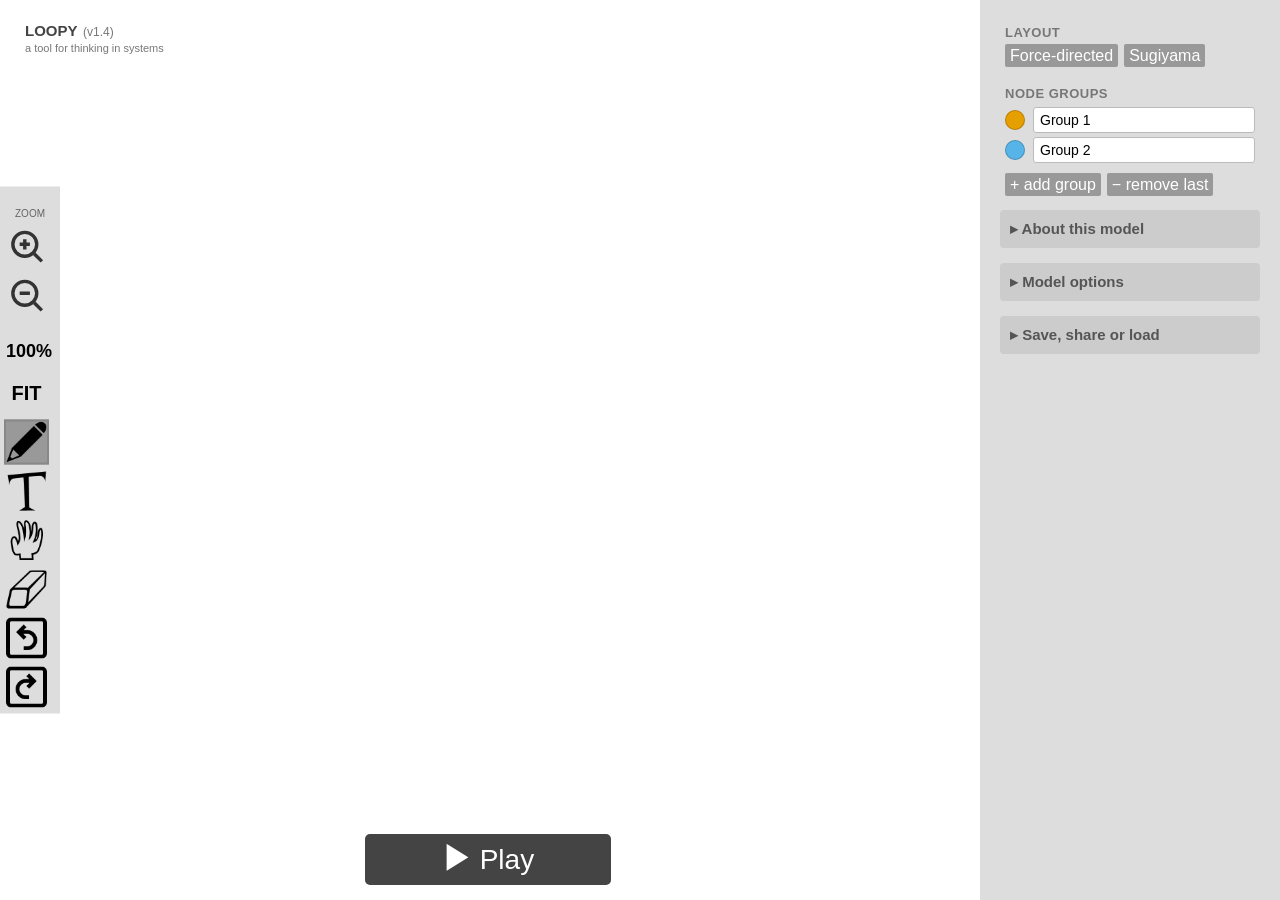
<file: v1.4/index.html>
<!doctype html>
<html>
<head>

    <!-- META -->
	<title>LOOPY (v1.4)</title>
    <meta content="text/html;charset=utf-8" http-equiv="Content-Type">
	<meta content="utf-8" http-equiv="encoding">
	<meta charset="utf-8">
	<link rel="icon" type="image/png" href="favicon.png">

    <!-- Styles! -->
	<link href="css/loopy.css" rel="stylesheet"/>
	<link href="css/balloon.css" rel="stylesheet"/>

</head>
<body style="opacity:0">

	<!-- Loopy & Ink -->
	<div id="canvasses"></div>

	<!-- The Tools' UI -->
	<div id="toolbar"></div>
	<div id="playbar"></div>
	<div id="sidebar"></div>

	<!-- Floating title, top-left of the screen. Click for credits. -->
	<div id="loopy_header">
		<b>LOOPY</b> <span class="loopy_header_version">(v1.4)</span>
		<div class="loopy_header_sub">a tool for thinking in systems</div>
	</div>
	<div id="loopy_credits_popup">
		<a target="_blank" href="../">LOOPY</a> was made by
		<a target="_blank" href="http://ncase.me">nicky case</a><br>
		and updated by <a target="_blank" href="https://people.unisa.edu.au/john.kennedy">John Kennedy</a><br>
		and Anton Inkin
	</div>

	<!-- MODAL -->
	<div id="modal_container">
		<div id="modal_bg"></div>
		<div id="modal">
			<div id="modal_close">[×] CLOSE</div>
			<div id="modal_page"></div>
		</div>
	</div>

</body>
</html>

<!-- Scripts! -->

<!-- Libraries -->
<script src="js/helpers.js?v=1"></script>
<script src="js/minpubsub.js"></script>
<script src="js/Mouse.js"></script>
<script src="js/Key.js?v=3"></script>

<!-- Core Simulation Code -->
<script src="js/Loopy.js?v=11"></script>
<script src="js/Model.js?v=7"></script>
<script src="js/Node.js?v=6"></script>
<script src="js/NodeOptions.js?v=4"></script>
<script src="js/NodeGroups.js?v=2"></script>
<script src="js/Clusters.js?v=1"></script>
<script src="js/SplitNodeRenderer.js?"></script>
<script src="js/Edge.js?v=6"></script>
<script src="js/Label.js"></script>
<script src="js/Layout.js?v=1"></script>

<!-- Tools -->
<script src="js/PageUI.js"></script>
<script src="js/Sidebar.js?v=13"></script>
<script src="js/Toolbar.js?v=5"></script>
<script src="js/PlayControls.js"></script>
<script src="js/Modal.js?v=6"></script>
<script src="js/Ink.js"></script>
<script src="js/Dragger.js?v=2"></script>
<script src="js/Eraser.js"></script>
<script src="js/Labeller.js"></script>

<script src="js/HistoryTracker.js"></script>
<script src="js/History.js?v=2"></script>

<!-- Start it -->
<script>
window.onload = function(){
	window.loopy = new Loopy();
};
</script>
</file>
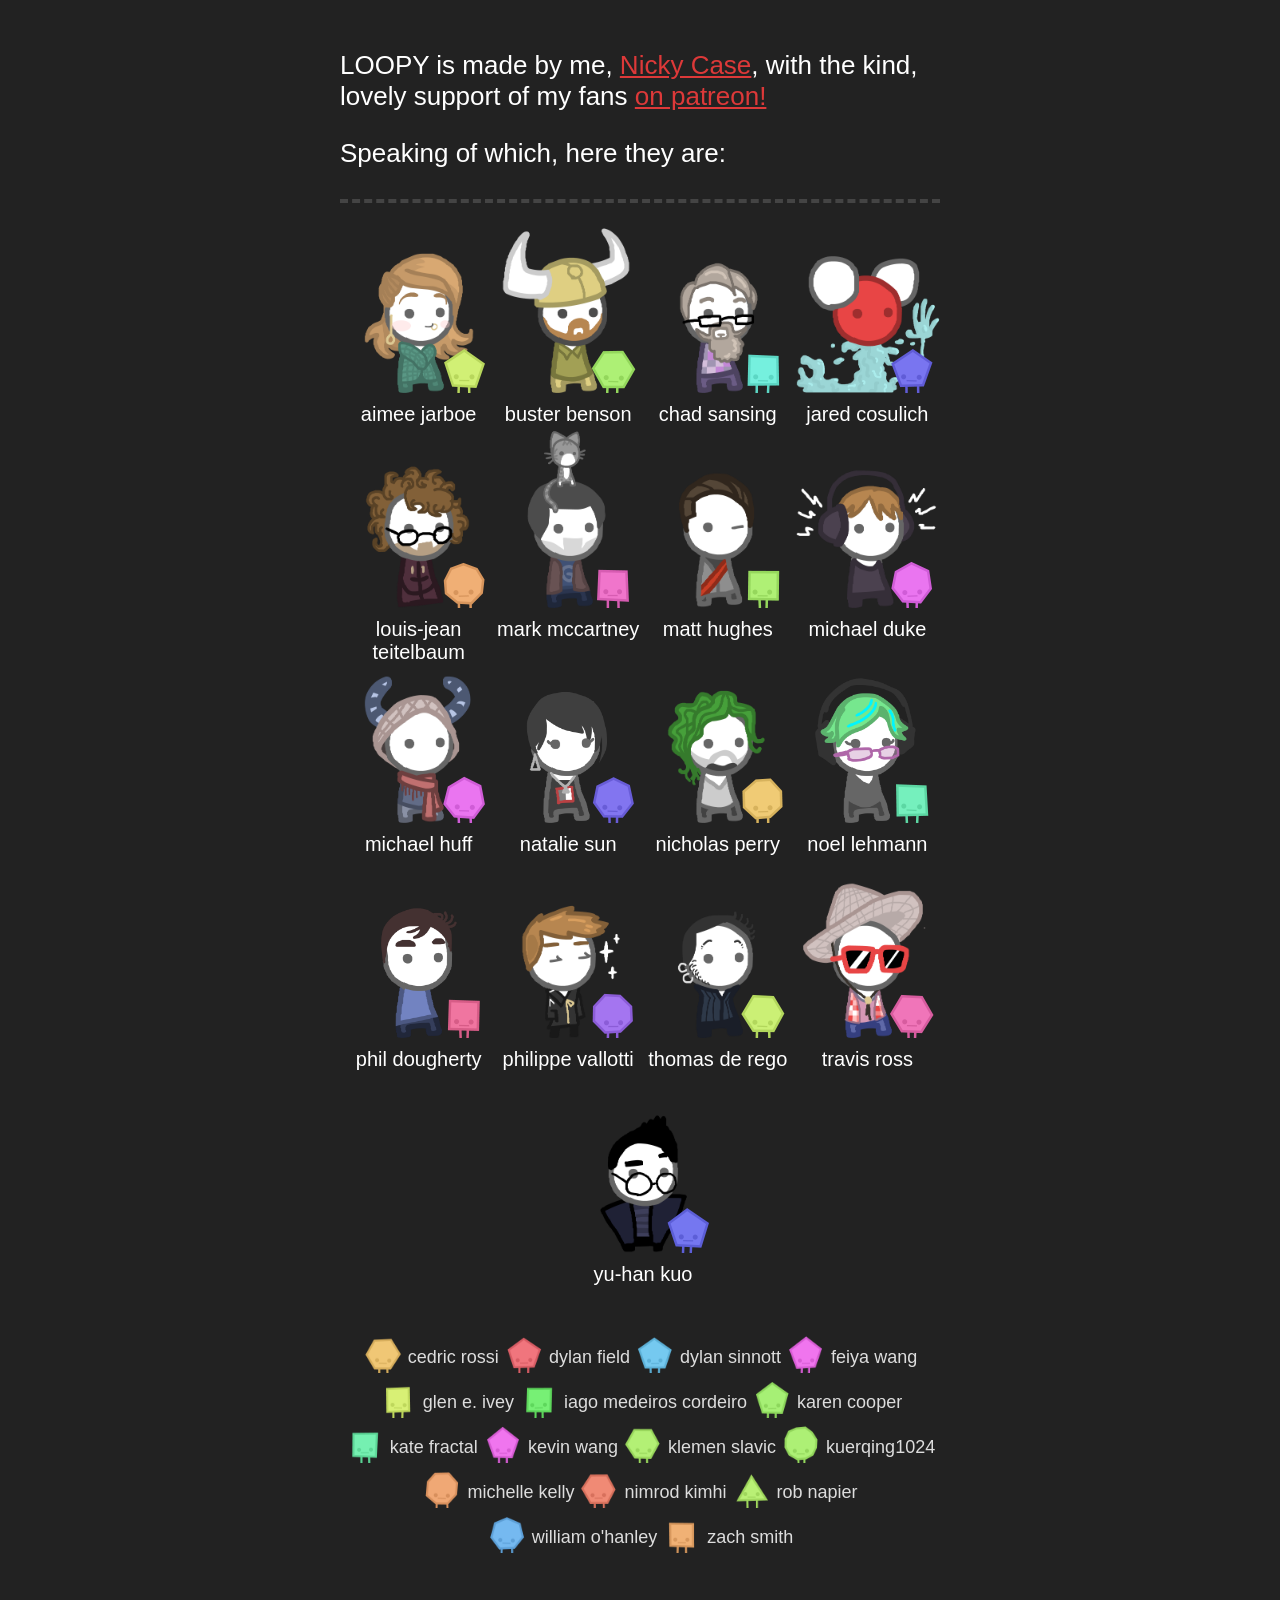
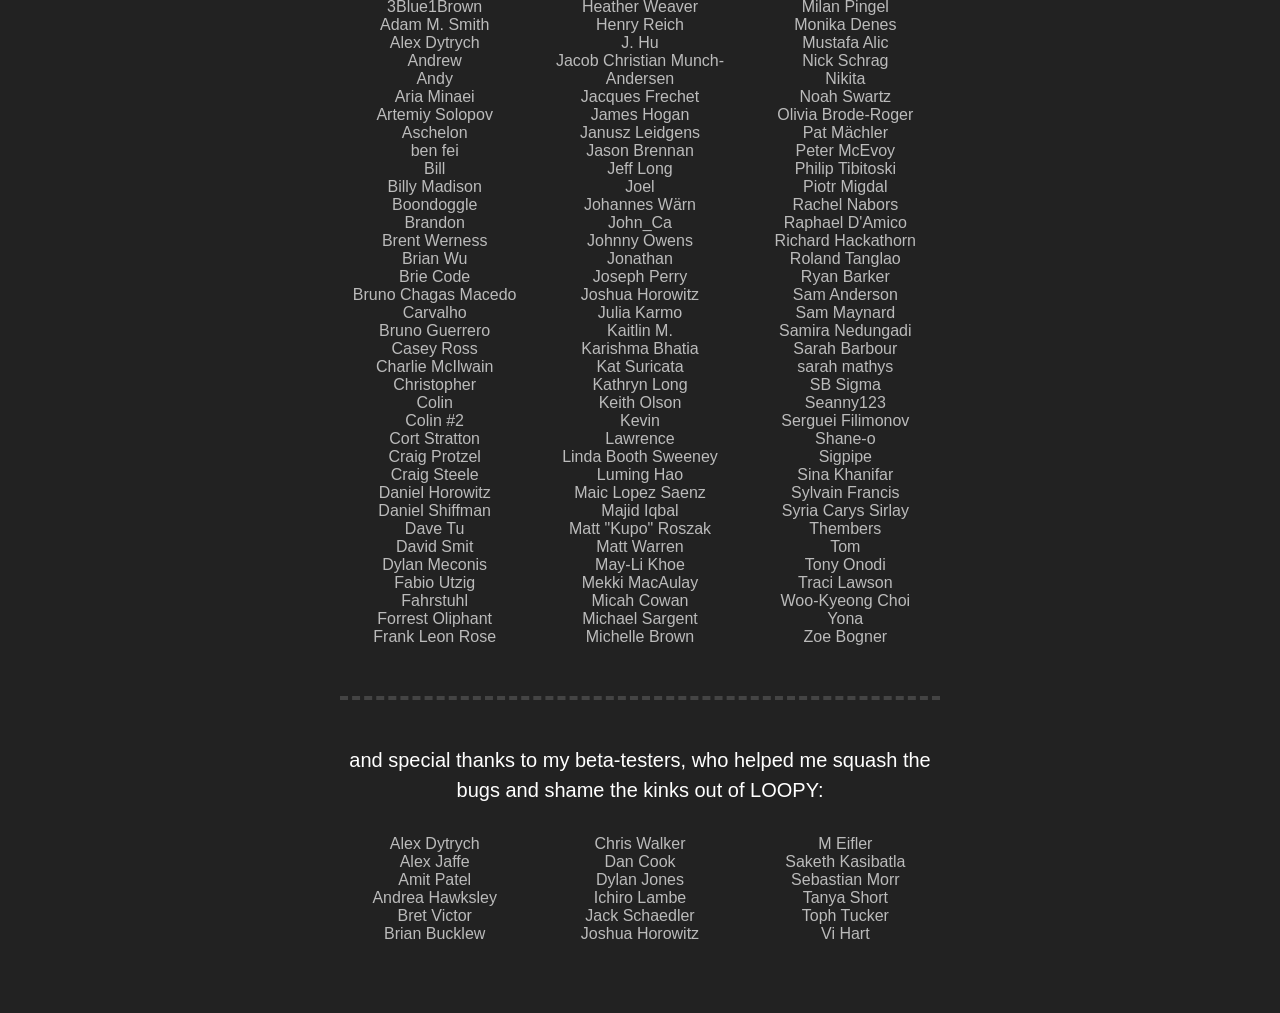
<file: v1.4/pages/credits/index.html>
<!doctype html>
<html>
<head>

    <!-- META -->
	<title>LOOPY: Credits!</title>
    <meta content="text/html;charset=utf-8" http-equiv="Content-Type">
	<meta content="utf-8" http-equiv="encoding">
	<meta charset="utf-8">
	<link rel="icon" type="image/png" href="favicon.png">

	<!-- Styles -->
	<link href="../page.css" rel="stylesheet"/>

</head>
<body style="background:#222; overflow-y: scroll; overflow-x: hidden;">
	<div id="credits">

		<!-- Created by Nicky Case, & patreon link -->
		<div class="credit_intro">
			<p>
			LOOPY is made by me, <a target="_blank" href="http://ncase.me/">Nicky Case</a>,
			with the kind, lovely support of my fans <a target="_blank" href="https://www.patreon.com/ncase">on patreon!</a>
			</p>
			<p>
			Speaking of which, here they are:
			</p>
		</div>

		<hr>

		<!-- peep patreons -->
		<div class="credits_peeps">
			<div>
				<img src="peep/aimee.png"/>
				<img src="polygon/aimee.png"/>
				<span>Aimee Jarboe</span>
			</div>
			<div>
				<img src="peep/buster.png"/>
				<img src="polygon/buster.png"/>
				<span>Buster Benson</span>
			</div>
			<div>
				<img src="peep/chad.png"/>
				<img src="polygon/chad.png"/>
				<span>Chad Sansing</span>
			</div>
			<div>
				<img src="peep/jared.png"/>
				<img src="polygon/jared.png"/>
				<span>Jared Cosulich</span>
			</div>
			<div>
				<img src="peep/ljt.png"/>
				<img src="polygon/ljt.png"/>
				<span>Louis-Jean Teitelbaum</span>
			</div>
			<div>
				<img src="peep/mark.png"/>
				<img src="polygon/mark.png"/>
				<span>Mark McCartney</span>
			</div>
			<div>
				<img src="peep/matt.png"/>
				<img src="polygon/matt.png"/>
				<span>Matt Hughes</span>
			</div>
			<div>
				<img src="peep/michael_duke.png"/>
				<img src="polygon/michael_duke.png"/>
				<span>Michael Duke</span>
			</div>
			<div>
				<img src="peep/michael_huff.png"/>
				<img src="polygon/michael_huff.png"/>
				<span>Michael Huff</span>
			</div>
			<div>
				<img src="peep/natalie.png"/>
				<img src="polygon/natalie.png"/>
				<span>Natalie Sun</span>
			</div>
			<div>
				<img src="peep/nicholas.png"/>
				<img src="polygon/nicholas.png"/>
				<span>Nicholas Perry</span>
			</div>
			<div>
				<img src="peep/noel.png"/>
				<img src="polygon/noel.png"/>
				<span>Noel Lehmann</span>
			</div>
			<div>
				<img src="peep/phil.png"/>
				<img src="polygon/phil.png"/>
				<span>Phil Dougherty</span>
			</div>
			<div>
				<img src="peep/philippe.png"/>
				<img src="polygon/philippe.png"/>
				<span>Philippe Vallotti</span>
			</div>
			<div>
				<img src="peep/thomas.png"/>
				<img src="polygon/thomas.png"/>
				<span>Thomas de Rego</span>
			</div>
			<div>
				<img src="peep/travis.png"/>
				<img src="polygon/travis.png"/>
				<span>Travis Ross</span>
			</div>
			<div>
				<img src="peep/yu-han.png"/>
				<img src="polygon/yu-han.png"/>
				<span>Yu-Han Kuo</span>
			</div>
		</div>

		<!-- polygon patreons -->
		<div class="credits_polygons">
			<div>
				<img src="polygon/cedric.png"/>
				<span>Cedric Rossi</span>
			</div>
			<div>
				<img src="polygon/dylan.png"/>
				<span>Dylan Field</span>
			</div>
			<div>
				<img src="polygon/dylan_s.png"/>
				<span>Dylan Sinnott</span>
			</div>
			<div>
				<img src="polygon/feiya.png"/>
				<span>Feiya Wang</span>
			</div>
			<div>
				<img src="polygon/glen.png"/>
				<span>Glen E. Ivey</span>
			</div>
			<div>
				<img src="polygon/iago.png"/>
				<span>Iago Medeiros Cordeiro</span>
			</div>
			<div>
				<img src="polygon/karen.png"/>
				<span>Karen Cooper</span>
			</div>
			<div>
				<img src="polygon/kate.png"/>
				<span>Kate Fractal</span>
			</div>
			<div>
				<img src="polygon/kevin.png"/>
				<span>Kevin Wang</span>
			</div>
			<div>
				<img src="polygon/klemen.png"/>
				<span>Klemen Slavic</span>
			</div>
			<div>
				<img src="polygon/kuerqing1024.png"/>
				<span>kuerqing1024</span>
			</div>
			<div>
				<img src="polygon/michelle.png"/>
				<span>Michelle Kelly</span>
			</div>
			<div>
				<img src="polygon/nimrod.png"/>
				<span>Nimrod Kimhi</span>
			</div>
			<div>
				<img src="polygon/rob.png"/>
				<span>Rob Napier</span>
			</div>
			<div>
				<img src="polygon/william.png"/>
				<span>William O'Hanley</span>
			</div>
			<div>
				<img src="polygon/zach.png"/>
				<span>Zach Smith</span>
			</div>
		</div>
		
		<!-- name patreons -->
		<div class="credits_names">
			3Blue1Brown <br>
			Adam M. Smith<br>
			Alex Dytrych<br>
			Andrew <br>
			Andy <br>
			Aria Minaei<br>
			Artemiy Solopov<br>
			Aschelon <br>
			ben fei<br>
			Bill <br>
			Billy Madison<br>
			Boondoggle <br>
			Brandon <br>
			Brent Werness<br>
			Brian Wu<br>
			Brie Code<br>
			Bruno Chagas Macedo Carvalho<br>
			Bruno Guerrero<br>
			Casey Ross<br>
			Charlie McIlwain<br>
			Christopher <br>
			Colin <br>
			Colin #2<br>
			Cort Stratton<br>
			Craig Protzel<br>
			Craig Steele<br>
			Daniel Horowitz<br>
			Daniel Shiffman<br>
			Dave Tu<br>
			David Smit<br>
			Dylan Meconis<br>
			Fabio Utzig<br>
			Fahrstuhl <br>
			Forrest Oliphant<br>
			Frank Leon Rose<br>
			Heather Weaver<br>
			Henry Reich<br>
			J. Hu<br>
			Jacob Christian Munch-Andersen<br>
			Jacques Frechet<br>
			James Hogan<br>
			Janusz Leidgens<br>
			Jason Brennan<br>
			Jeff Long<br>
			Joel <br>
			Johannes Wärn<br>
			John_Ca <br>
			Johnny Owens<br>
			Jonathan <br>
			Joseph Perry<br>
			Joshua Horowitz<br>
			Julia Karmo<br>
			Kaitlin M.<br>
			Karishma Bhatia<br>
			Kat Suricata<br>
			Kathryn Long<br>
			Keith Olson<br>
			Kevin <br>
			Lawrence <br>
			Linda Booth Sweeney<br>
			Luming Hao<br>
			Maic Lopez Saenz<br>
			Majid Iqbal<br>
			Matt "Kupo" Roszak<br>
			Matt Warren<br>
			May-Li Khoe<br>
			Mekki MacAulay<br>
			Micah Cowan<br>
			Michael Sargent<br>
			Michelle Brown<br>
			Milan Pingel<br>
			Monika Denes<br>
			Mustafa Alic<br>
			Nick Schrag<br>
			Nikita <br>
			Noah Swartz<br>
			Olivia Brode-Roger<br>
			Pat Mächler<br>
			Peter McEvoy<br>
			Philip Tibitoski<br>
			Piotr Migdal<br>
			Rachel Nabors<br>
			Raphael D'Amico<br>
			Richard Hackathorn<br>
			Roland Tanglao<br>
			Ryan Barker<br>
			Sam Anderson<br>
			Sam Maynard<br>
			Samira Nedungadi<br>
			Sarah Barbour<br>
			sarah mathys<br>
			SB Sigma<br>
			Seanny123 <br>
			Serguei Filimonov<br>
			Shane-o <br>
			Sigpipe <br>
			Sina Khanifar<br>
			Sylvain Francis<br>
			Syria Carys Sirlay<br>
			Thembers <br>
			Tom <br>
			Tony Onodi<br>
			Traci Lawson<br>
			Woo-Kyeong Choi<br>
			Yona <br>
			Zoe Bogner
		</div>

		<hr>

		<!-- Playtesters -->
		<div>
			<p style="text-align:center; line-height:1.5em; margin-top:45px;">
				and special thanks to my beta-testers,
				who helped me squash the bugs and shame the kinks out of LOOPY:
			</p>
			<div class="credits_names">
				Alex Dytrych<br>
				Alex Jaffe<br>
				Amit Patel<br>
				Andrea Hawksley<br>
				Bret Victor<br>
				Brian Bucklew<br>
				Chris Walker<br>
				Dan Cook<br>
				Dylan Jones<br>
				Ichiro Lambe<br>
				Jack Schaedler<br>
				Joshua Horowitz<br>
				M Eifler<br>
				Saketh Kasibatla<br>
				Sebastian Morr<br>
				Tanya Short<br>
				Toph Tucker<br>
				Vi Hart
			</div>
		</div>

	</div>
</body>
</html>
</file>
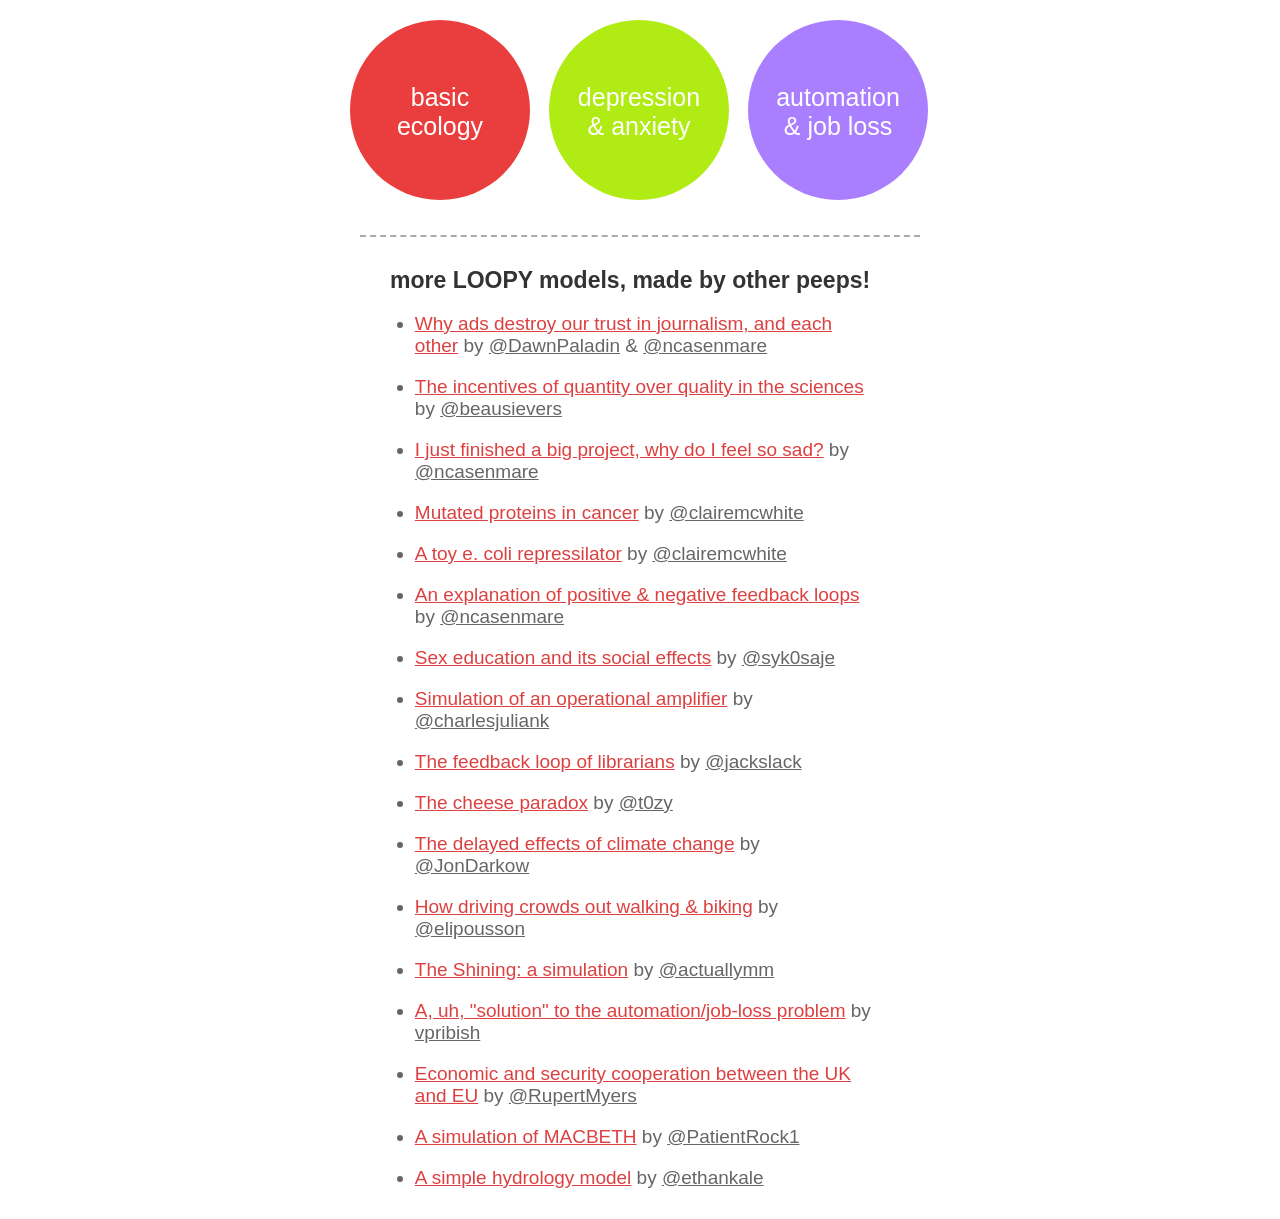
<file: v1.4/pages/examples/index.html>
<!doctype html>
<html>
<head>

	<!-- META -->
	<title>LOOPY: Examples!</title>
    <meta content="text/html;charset=utf-8" http-equiv="Content-Type">
	<meta content="utf-8" http-equiv="encoding">
	<meta charset="utf-8">
	<link rel="icon" type="image/png" href="favicon.png">

	<!-- Styles -->
	<link href="../page.css" rel="stylesheet"/>

</head>
<body style='background:none;'>
	<div id="examples">
		<div style="overflow:hidden; padding: 20px;">
			<a class='example' target='_top' href="http://ncase.me/loopy/v1.1/?data=[[[1,227,303,0.66,%22rabbits%22,0],[2,663,304,0.66,%22foxes%22,1]],[[2,1,153,-1,0],[1,2,160,1,0]],[[442,316,%22A%2520basic%2520ecological%250Afeedback%2520loop.%250A%250ATry%2520adding%2520extra%250Acreatures%2520to%2520this%250Aecosystem!%22],[442,109,%22more%2520rabbits%2520means%2520MORE%2520foxes%253A%250Ait's%2520a%2520positive%2520(%252B)%2520relationship%22],[451,513,%22more%2520foxes%2520means%2520FEWER%2520rabbits%253A%250Ait's%2520a%2520negative%2520(%25E2%2580%2593)%2520relationship%22],[754,455,%22*%2520P.S%253A%2520this%2520is%2520NOT%2520the%2520%250ALotka-Volterra%2520model.%250AIt's%2520just%2520an%2520oscillator.%250Aclose%2520enough!%22]],2%5D">
				<div style='background:#EA3E3E'>
					<div>basic<br>ecology</div>
				</div>
			</a>
			<a class='example' target='_top' href="http://ncase.me/loopy/v1.1/?data=[[[1,198,285,0,%22depression%22,0],[2,531,282,0,%22doing%2520things%22,4],[3,367,115,0,%22de-motivation%22,1],[4,702,116,0,%22fear%2520of%2520mistakes%22,1],[5,860,289,0,%22anxiety%22,0],[6,699,468,0,%22accepting%2520mistakes%22,4],[7,364,473,0,%22feeling%2520good%22,4]],[[2,7,59,1,0],[2,6,-61,1,0],[6,5,-59,-1,0],[5,4,-57,1,0],[4,2,-53,-1,0],[3,2,56,-1,0],[1,3,66,1,0],[7,1,63,-1,0]],[[365,296,%22a%2520possible%250Asystems-level%250Aexplanation%2520for%250Awhy%2520depression%2520%2526%250Aanxiety%2520are%2520not%2520just%250Aco-morbid%252C%2520but%250AMUTUALLY%2520SELF-%250AREINFORCING%22],[695,300,%22CHALLENGE%253A%250A%250Adraw%2520%2526%2520simulate%250Ayour%2520OWN%2520mental%250Afeedback%2520loops%22]],7]">
				<div style='background:#b1eb14'>
					<div>depression<br>&amp; anxiety</div>
				</div>
			</a>
			<a class='example' target='_top' href="http://ncase.me/loopy/v1.1/?data=[[[1,181,181,0,%22automation%22,0],[2,486,175,0,%22profits%22,0],[3,369,482,0,%22job%2520loss%22,4],[4,567,513,0,%22frustration%22,4],[5,752,432,0,%22political%2520unrest%22,4],[6,655,283,0,%22tax%2520revenue%22,3]],[[1,3,-88,1,0],[1,2,-150,1,0],[2,1,-137,1,0],[3,4,-27,1,0],[4,5,-32,1,0],[2,6,12,1,0]],[[331,197,%22vicious%2520cycle%250Aof%2520automation%250Aleads%2520to%2520short-%250Aterm%2520job%2520loss%252C%250Athen%2520frustration%252C%250Athen%2520political%250Aunrest%22],[733,143,%22CHALLENGE%253A%250Athink%2520up%2520and%2520model%2520your%250Aown%2520solutions%2520to%2520this%2520problem!%250A(hint%253A%2520what%2520tax-funded%2520programs%250Acould%2520mitigate%2520job%2520loss%2520due%2520to%250Aautomation%253F)%22],[489,383,%22%253F%253F%253F%2520what%2520goes%2520here%2520%253F%253F%253F%22]],6]">
				<div style='background:#A97FFF'>
					<div>automation<br>&amp; job loss</div>
				</div>
			</a>
		</div>
		<hr>
		<div id="more_examples">
			<b style="font-size:23px">more LOOPY models, made by other peeps!</b>
			<ul>

<li>
<a target="_top" href="https://t.co/VPG9153B2T">Why ads destroy our trust in journalism, and each other</a>
by <a class="twitter" target="_blank" href="https://twitter.com/DawnPaladin">@DawnPaladin</a>
&amp; <a class="twitter" target="_blank" href="https://twitter.com/ncasenmare">@ncasenmare</a>
</li>
<li>
<a target="_top" href="http://bit.ly/2nwUu7E">The incentives of quantity over quality in the sciences</a>
by <a class="twitter" target="_blank" href="https://twitter.com/beausievers">@beausievers</a>
</li>
<li>
<a target="_top" href="https://t.co/QxRKsrm4C2">I just finished a big project, why do I feel so sad?</a>
by <a class="twitter" target="_blank" href="https://twitter.com/ncasenmare">@ncasenmare</a>
</li>
<li>
<a target="_top" href="http://bit.ly/2nUfLNn">Mutated proteins in cancer</a>
by <a class="twitter" target="_blank" href="https://twitter.com/clairemcwhite">@clairemcwhite</a>
</li>
<li>
<a target="_top" href="http://bit.ly/2nJrxK0">A toy e. coli repressilator</a>
by <a class="twitter" target="_blank" href="https://twitter.com/clairemcwhite">@clairemcwhite</a>
</li>
<li>
<a target="_top" href="http://bit.ly/2o0hqQV">An explanation of positive &amp; negative feedback loops</a>
by <a class="twitter" target="_blank" href="https://twitter.com/ncasenmare">@ncasenmare</a>
</li>
<li>
<a target="_top" href="https://t.co/dOWNTWvHcu">Sex education and its social effects</a>
by <a class="twitter" target="_blank" href="https://twitter.com/syk0saje">@syk0saje</a>
</li>
<li>
<a target="_top" href="https://t.co/AVO9wczz0F">Simulation of an operational amplifier</a>
by <a class="twitter" target="_blank" href="https://twitter.com/charlesjuliank">@charlesjuliank</a>
</li>
<li>
<a target="_top" href="https://t.co/xhYtI3V7LV">The feedback loop of librarians</a>
by <a class="twitter" target="_blank" href="https://twitter.com/jackslack">@jackslack</a>
</li>
<li>
<a target="_top" href="https://t.co/yBZwZYKWU3">The cheese paradox</a>
by <a class="twitter" target="_blank" href="https://twitter.com/t0zy">@t0zy</a>
</li>
<li>
<a target="_top" href="https://goo.gl/sJifyC">The delayed effects of climate change</a>
by <a class="twitter" target="_blank" href="https://twitter.com/JonDarkow">@JonDarkow</a>
</li>
<li>
<a target="_top" href="https://t.co/FbiPwb6WHh">How driving crowds out walking &amp; biking</a>
by <a class="twitter" target="_blank" href="https://twitter.com/elipousson">@elipousson</a>
</li>
<li>
<a target="_top" href="https://t.co/dOGejZhjai">The Shining: a simulation</a>
by <a class="twitter" target="_blank" href="https://twitter.com/actuallymm">@actuallymm</a>
</li>
<li>
<a target="_top" href="http://bit.ly/2nbHqX3">A, uh, "solution" to the automation/job-loss problem</a>
by <a class="twitter" target="_blank" href="https://news.ycombinator.com/user?id=vpribish">vpribish</a>
</li>
<li>
<a target="_top" href="https://t.co/l5JoBsEa5q">Economic and security cooperation between the UK and EU</a>
by <a class="twitter" target="_blank" href="https://twitter.com/RupertMyers">@RupertMyers</a>
</li>
<li>
<a target="_top" href="http://bit.ly/2o1n29U">A simulation of MACBETH</a>
by <a class="twitter" target="_blank" href="https://twitter.com/PatientRock1">@PatientRock1</a>
</li>
<li>
<a target="_top" href="https://t.co/m2eZpcYRPc">A simple hydrology model</a>
by <a class="twitter" target="_blank" href="https://twitter.com/ethankale">@ethankale</a>
</li>

			</ul>
		</div>
	</div>
</body>
</html>
</file>
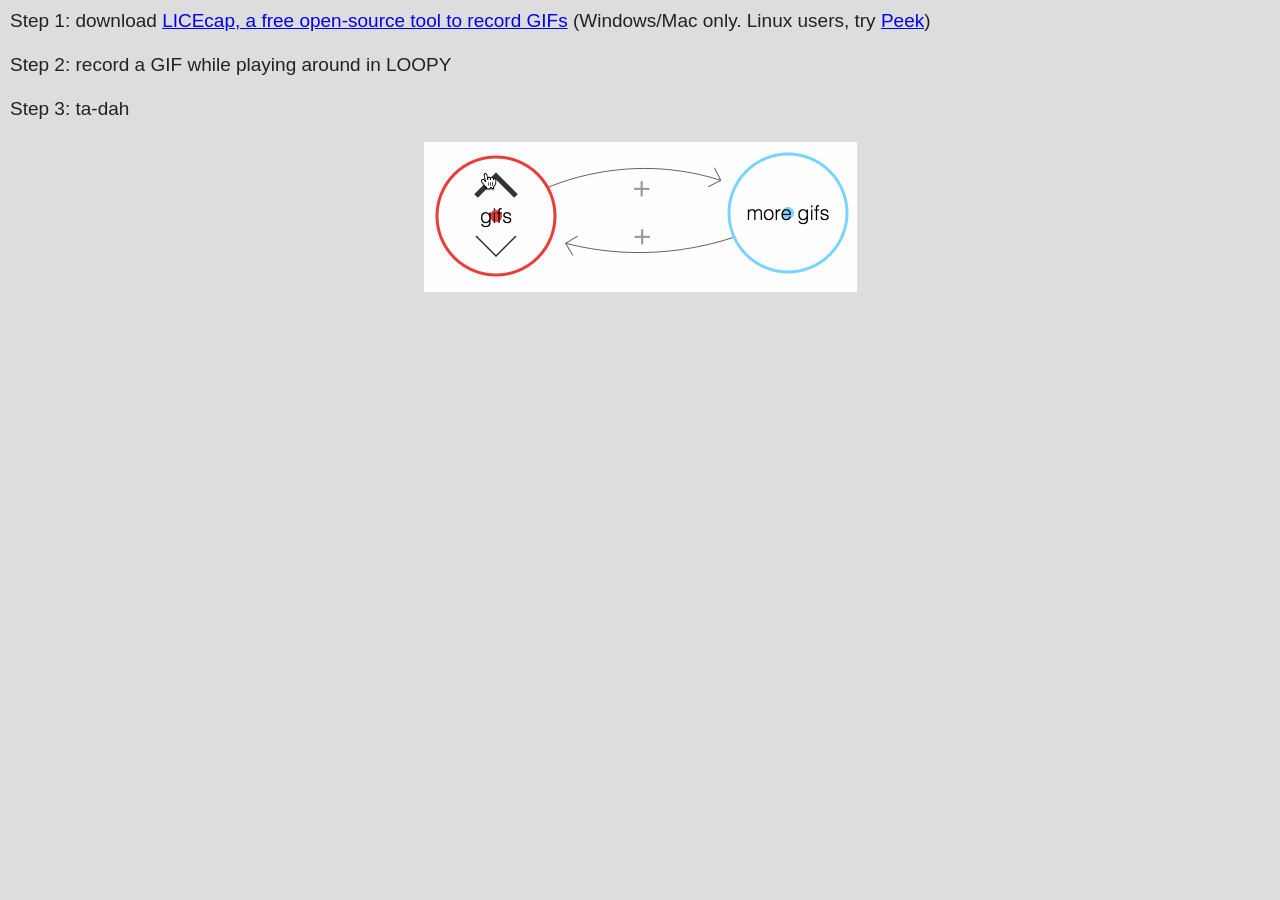
<file: v1.4/pages/gif.html>
<!doctype html>
<html>
<head>
    <meta charset="utf-8">
    <meta http-equiv="x-ua-compatible" content="ie=edge">
	<link href="page.css" rel="stylesheet"/>
</head>
<body style="margin:10px">
	Step 1: download <a target="_blank" href="http://www.cockos.com/licecap/">LICEcap,
	a free open-source tool to record GIFs</a> (Windows/Mac only. Linux users, try
	<a target="_blank" href="https://github.com/phw/peek/releases">Peek</a>)
	<br><br>
	Step 2: record a GIF while playing around in LOOPY
	<br><br>
	Step 3: ta-dah
	<br><br>
	<div style="text-align:center">
		<img src="gifs.gif"/>
	</div>
</body>
</html>
</file>
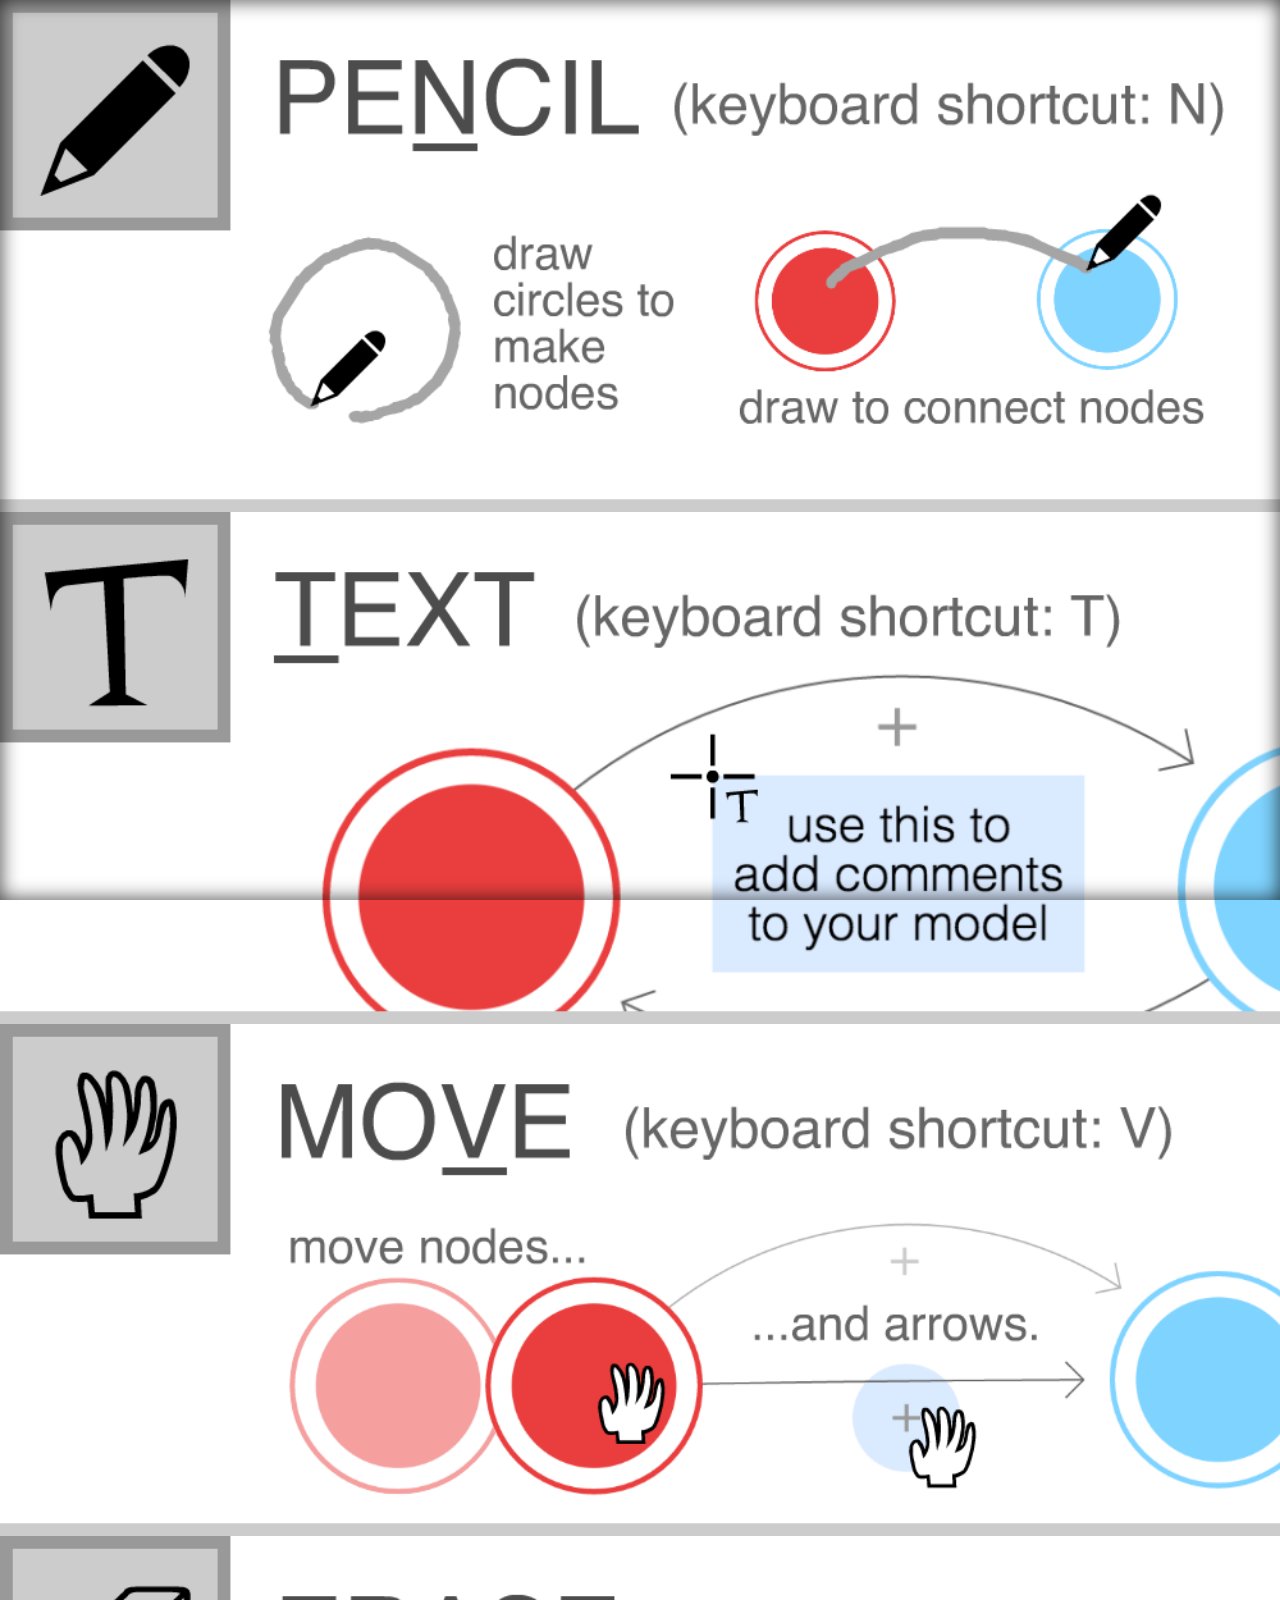
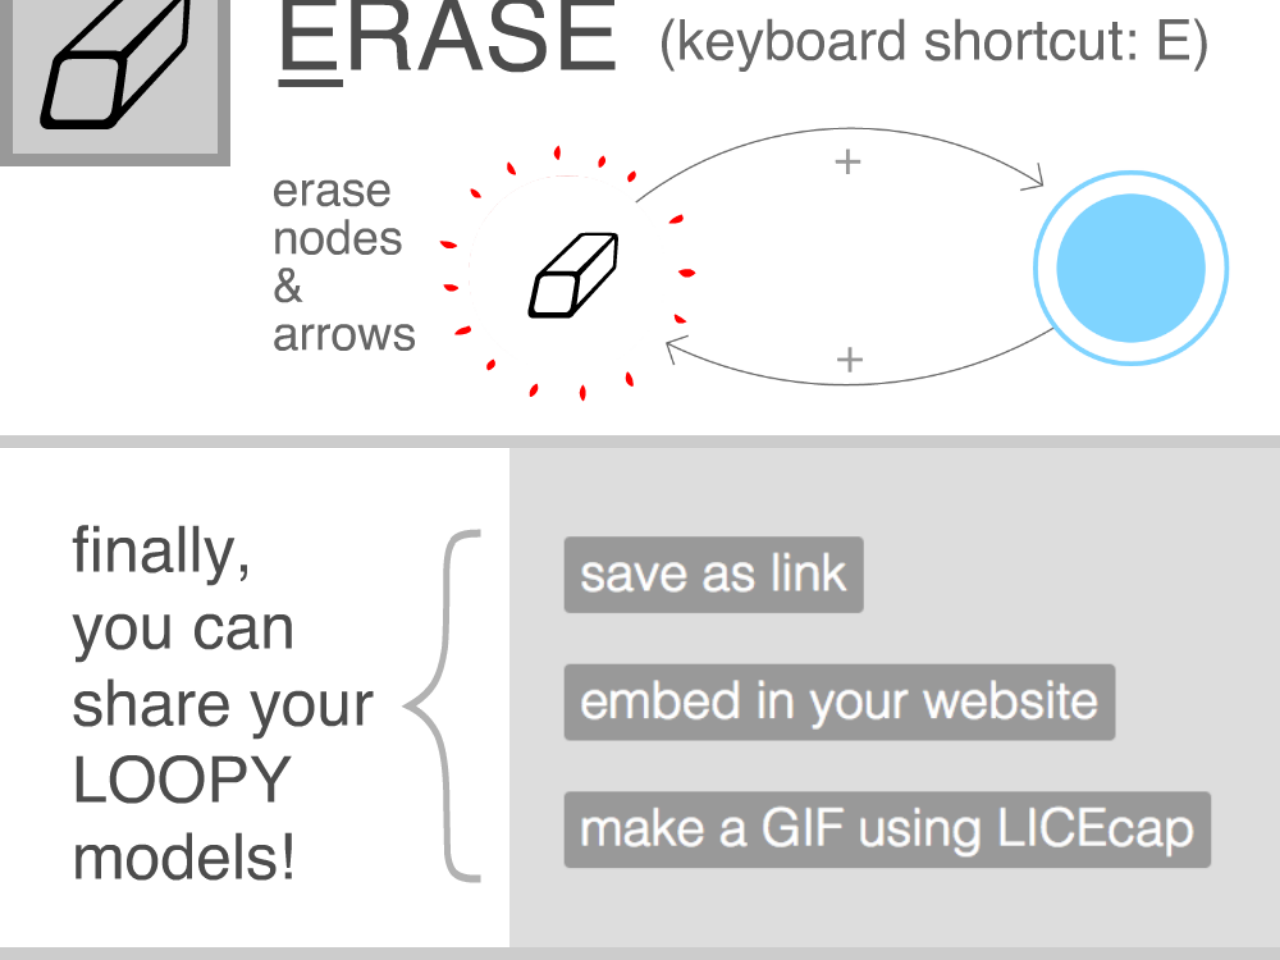
<file: v1.4/pages/howto.html>
<!doctype html>
<html>
<head>
    <meta charset="utf-8">
    <meta http-equiv="x-ua-compatible" content="ie=edge">
	<link href="page.css" rel="stylesheet"/>
</head>
<body style="overflow-y: scroll; overflow-x: hidden;">
	<img class="full" src="howto/1.png"/>
	<img class="full" src="howto/2.png"/>
	<img class="full" src="howto/3.png"/>
	<img class="full" src="howto/4.png"/>
	<img class="full" src="howto/5.png"/>
	<div class="shadow"></div>
</body>
</html>
</file>
<file: v1.4/css/loopy.css>
body{
	margin:0;
	background: #fff;

	font-family: Helvetica, Arial, sans-serif;
	font-weight: normal;
	font-size: 20px;

	overflow: hidden;
}
canvas{
	position:absolute;
	top:0; left:0;
}

#canvasses{
	position:absolute;
	top:0; left:0;
	width: calc(100% - 300px);
	height: 100%;
}
#canvasses[fullscreen=yes]{
	width: 100%;
}
#canvasses[cursor=ink]{
	cursor: url('cursors/ink.png') 0 30, auto;
}
#canvasses[cursor=drag]{
	cursor: url('cursors/drag.png') 15 15, auto;
}
#canvasses[cursor=erase]{
	cursor: url('cursors/erase.png') 5 25, auto;
}
#canvasses[cursor=label]{
	cursor: url('cursors/label.png') 15 15, auto;
}



/**********
 PLAY CONTROLS
**********/

#playbar{
	position: absolute;
	bottom: 15px;
	left: calc(50% - 275px); /* 50% - half of (playbar width + sidebar width)*/

	width: 250px;
	height: 75px;

	-webkit-user-select: none;
	-moz-user-select: none;
	-ms-user-select: none;
	user-select: none;
}
#playbar[fullscreen=yes]{
	left: calc(50% - 125px); /* 50% - half of (playbar width)*/
}
#playbar .component_button{
	position: absolute;
	bottom: 0;
	width: 230px;
	height: 25px;
	background: #444;
}
#playbar .component_button:hover{
	background: #555;
}
#playbar .play_slider{
	width: 190px;
    position: absolute;
    left: 30px;
    margin: 0;
}
.play_button_icon{
	width: 25px;
	height: 25px;
	background-image: url(icons/controls.png);
	display: inline-block;
	background-size: 400% 100%;
}
.play_button_icon[icon="0"]{ background-position: 0 0; }
.play_button_icon[icon="1"]{ background-position: -25px 0; }
.play_button_icon[icon="2"]{ background-position: -50px 0; }
.play_button_icon[icon="3"]{ background-position: -75px 0; }
.play_button_label{
	display: inline-block;
	position: relative;
    top: -5px;
}
div[big=yes] .play_button_icon{
	width: 30px;
	height: 30px;
}
div[big=yes] .play_button_label{
	top: -3px;
}



/**********
 TOOLBAR
**********/

#toolbar{
	position: fixed;
	left: 0px;
	top: 50%;
	transform: translateY(-50%);

	width:60px;
	height:auto;
	padding: 0px;
	background-color: #ddd;

	-webkit-user-select: none;
	-moz-user-select: none;
	-ms-user-select: none;
	user-select: none;
}
#toolbar[mode=play]{
	display: none;
}

.toolbar_button{
	width:41px; height:41px;
	margin: 4px;
	border: 2px solid #ddd;
	cursor: pointer;
	background-size: 100% 100%;
}
.toolbar_button[selected=yes]{
	border: 2px solid #888;
	background-color: #999;
}

/**********
 FLOATING HEADER (top-left title, click for credits)
**********/

#loopy_header{
	position: fixed;
	top: 12px;
	left: 15px;
	z-index: 50;

	padding: 6px 10px;
	background: transparent;
	border-radius: 4px;
	color: #444;

	cursor: pointer;
	-webkit-user-select: none;
	-moz-user-select: none;
	-ms-user-select: none;
	user-select: none;

	transition: background-color 0.15s ease;
}
#loopy_header:hover{
	background: rgba(0,0,0,0.06);
}
#loopy_header b{
	font-size: 15px;
}
#loopy_header .loopy_header_version{
	font-size: 12px;
	color: #777;
}
#loopy_header .loopy_header_sub{
	font-size: 11px;
	color: #777;
	margin-top: 1px;
}
#loopy_credits_popup{
	position: fixed;
	top: 56px;
	left: 15px;
	z-index: 51;
	display: none;

	max-width: 220px;
	padding: 10px 14px;
	background: #fff;
	color: #444;
	font-size: 13px;
	line-height: 1.5;
	border-radius: 6px;
	box-shadow: 0 2px 10px rgba(0,0,0,0.25);
}
#loopy_credits_popup[show=yes]{
	display: block;
}
#loopy_credits_popup a{ color: #3a6ea5; }
#loopy_credits_popup a:hover{ color: #5a8ec5; }

/**********
 SIDEBAR
**********/

#sidebar{
	position: absolute;
	top:0; right:0;
	width: 300px;
	height: 100%;
	background: #ddd;

	font-weight: 100;
	font-size: 17px;

	-webkit-user-select: none;
	-moz-user-select: none;
	-ms-user-select: none;
	user-select: none;
}
#sidebar > div{
	margin: 25px;
}
#sidebar > div > div{
	margin-bottom: 20px;
}
#sidebar[mode=play]{
	background: #222;
	color: #777;
}
/* A very slight colour cue for what the sidebar is currently editing. */
#sidebar{
	transition: background-color 0.15s ease;
}
#sidebar[editing=node]{
	background: #d8dfe6; /* a hair bluer than the plain #ddd grey */
}
#sidebar[editing=edge]{
	background: #e6dcdc; /* a hair redder than the plain #ddd grey */
}
#sidebar .mini_button{
	background: #999;
	color: #fff;
	padding: 3px 5px;
	border-radius: 2px;
	font-size: 16px;

	cursor: pointer;
}
#sidebar .mini_button:hover{
	background: #aaa;
}
#sidebar[mode=play] .mini_button{
	background: #555;
	color: #111;
}
#sidebar[mode=play] .mini_button:hover{
	background: #666;
}
#sidebar a{ color: #777; }
#sidebar a:hover{ color: #999; }
#sidebar hr{
	border: none;
	border-bottom: 2px solid rgba(150,150,150,0.5);
	width: 300px;
	position: relative;
	left:-25px;
	margin: 10px 0;
}
.component_input{
	border: none;

	width:calc(100% - 10px);
	height:22px;
	padding: 5px;

	font-size: 20px;
	font-weight: 100;
}
.component_textarea{
	border: none;
	width:calc(100% - 10px);
	height: 100px;
	padding: 5px;
	font-size: 16px;
	font-weight: 100;
}
.component_output{
	border: 1px solid #aaa;
	width:100%;
	background: #ccc;
	color: #666;
	font-size: 15px;
	font-weight: 100;
}
.component_slider{
	position: relative;
	width: 250px;
	height: 52px;
}
.component_slider_graphic{
	position: absolute;
	width: 250px;
	height: 40px;
	cursor: pointer;
}
.component_slider_pointer{
	position: absolute;
	top: 42px;
	width: 15px;
	height: 10px;
}
.component_label{
	margin-bottom: 5px;
}
.component_button{

	width: calc(100% - 20px);
	background: #888;
	color: #fff;
	font-size: 20px;
	font-weight: 100;
	text-align: center;
	padding: 10px;
	border-radius: 5px;

	cursor: pointer;
}
.component_button:hover{
	background: #999;
}
.component_button[header=yes]{
	position: absolute;
	top:0; left:0;
	width: 280px;
	background: #222;
    border-radius: 0px;
    color: #888;
}
.component_button[header=yes]:hover{
	background: #333;
}
.component_button[danger=yes]{
	background: #b23a3a;
}
.component_button[danger=yes]:hover{
	background: #c74848;
}
/* "split node" - a thin transparent diagonal crack through the middle,
   hinting at what the button does. Genuinely transparent (not a solid
   colour) so whatever's behind the sidebar at that point (light or
   dark, depending on mode) shows through correctly either way. */
.component_button[split=yes]{
	background: linear-gradient(
		135deg,
		#888 calc(50% - 2px),
		transparent calc(50% - 2px),
		transparent calc(50% + 2px),
		#888 calc(50% + 2px)
	);
}
.component_button[split=yes]:hover{
	background: linear-gradient(
		135deg,
		#999 calc(50% - 2px),
		transparent calc(50% - 2px),
		transparent calc(50% + 2px),
		#999 calc(50% + 2px)
	);
}

.sidebar_hint{
	/* clears the absolutely-positioned "back to top" header button when
	   this hint is the first visible thing on the page (e.g. an Edge
	   with every optional field toggled off) */
	margin-top: 45px;
	font-size: 14px;
	line-height: 1.4;
	color: #777;
	font-style: italic;
}
#sidebar[mode=play] .sidebar_hint{
	color: #888;
}

/**********
SIDEBAR: GLOBAL OPTIONS (shown on the deselected/"Edit" page)
**********/

#sidebar_options,
#sidebar_save_share,
#sidebar_model_info{
	background: #ccc;
	border-radius: 4px;
	padding: 10px;
	margin: -5px -5px 15px -5px;
	font-size: 15px;
}
#sidebar[mode=play] #sidebar_options,
#sidebar[mode=play] #sidebar_save_share,
#sidebar[mode=play] #sidebar_model_info{
	background: #333;
}
.options_toggle{
	cursor: pointer;
	font-weight: bold;
	color: #555;
	-webkit-user-select: none;
	user-select: none;
}
#sidebar[mode=play] .options_toggle{
	color: #aaa;
}
.options_body{
	margin-top: 10px;
}
.options_subheading{
	font-weight: bold;
	font-size: 13px;
	text-transform: uppercase;
	letter-spacing: 0.5px;
	color: #777;
	margin: 12px 0 6px 0;
}
.options_subheading:first-child{
	margin-top: 0;
}
#sidebar[mode=play] .options_subheading{
	color: #888;
}
.options_checkbox_row{
	display: flex;
	align-items: center;
	gap: 8px;
	font-size: 14px;
	cursor: pointer;
	margin: 4px 0;
	-webkit-user-select: none;
	user-select: none;
}
.options_checkbox_row input{
	width: 15px;
	height: 15px;
	cursor: pointer;
}
.options_checkbox_row_sub{
	margin-left: 23px;
	font-size: 13px;
	color: #666;
}
#sidebar[mode=play] .options_checkbox_row_sub{
	color: #999;
}
.options_group_row{
	display: flex;
	align-items: center;
	gap: 8px;
	margin: 4px 0;
}
.options_group_swatch{
	width: 18px;
	height: 18px;
	border-radius: 50%;
	flex-shrink: 0;
	border: 1px solid rgba(0,0,0,0.2);
}
.options_group_name{
	flex: 1;
	min-width: 0;
	border: 1px solid #bbb;
	border-radius: 3px;
	padding: 4px 6px;
	font-size: 14px;
	font-family: inherit;
}

/**********
NODE GROUP SWATCH PICKER (Node sidebar page)
**********/

.component_node_group_row{
	display: flex;
	flex-wrap: wrap;
	gap: 8px;
}
.component_node_group_swatch{
	width: 32px;
	height: 32px;
	border-radius: 50%;
	cursor: pointer;
	border: 3px solid transparent;
	box-sizing: border-box;
	display: flex;
	align-items: center;
	justify-content: center;
	/* the box is centred exactly, but capital letters optically sit high
	   in most sans-serif fonts - nudge down a hair to compensate */
	padding-top: 2px;
	color: #fff;
	font-size: 15px;
	font-weight: bold;
	line-height: 1;
	/* readable regardless of how light/dark the swatch colour is */
	text-shadow: 0 0 3px rgba(0,0,0,0.7), 0 0 1px rgba(0,0,0,0.9);
}
.component_node_group_swatch[selected=yes]{
	border-color: #333;
}
.component_node_group_clear{
	font-size: 18px;
}

/**********
CLUSTER FIELD (Node sidebar page)
**********/

.component_cluster_row{
	display: flex;
	align-items: center;
	gap: 8px;
}
.component_cluster_row .component_input{
	flex: 1;
	min-width: 0;
	width: auto;
}

/**********
NODE TYPE PICKER (Node sidebar page)
**********/

.component_node_type_swatch{
	width: 56px;
	height: 56px;
	border-radius: 50%;
	cursor: pointer;
	border: 3px solid transparent;
	box-sizing: border-box;
	display: flex;
	align-items: center;
	justify-content: center;
	font-size: 24px;
	color: #333;
}
.component_node_type_swatch[selected=yes]{
	border-color: #333;
}

/**********
EDGE TYPE PICKER (Edge sidebar page)
**********/

.component_edge_type_row{
	display: flex;
	flex-wrap: wrap;
	gap: 8px;
}
.component_edge_type_pill{
	background: #999;
	color: #fff;
	padding: 6px 10px;
	border-radius: 3px;
	font-size: 15px;
	cursor: pointer;
	border: 2px solid transparent;
	box-sizing: border-box;
}
.component_edge_type_pill:hover{
	background: #aaa;
}
.component_edge_type_pill[selected=yes]{
	background: #666;
	border-color: #333;
}



/**********
MODAL
**********/

#modal_container{
	display: none;
	position: absolute;
	width: 100%; height: 100%;

	-webkit-user-select: none;
	-moz-user-select: none;
	-ms-user-select: none;
	user-select: none;
}
#modal_container[show=yes]{
	display: block;
}
#modal_bg{
	position: absolute;
	width: 100%; height: 100%;
	background: rgba(0,0,0,0.8);
}
#modal{

	position: absolute;
	top:0; left:0; right:0; bottom:0;
	margin: auto;

	width: 600px; height: 300px;
	padding: 10px;
	background: #ddd;
}
#modal_close{
	width: 120px;
	font-weight: 100;
	color: #777;
	cursor: pointer;
}
#modal_close:hover{
	color: #888;
}
#modal_page{
	margin: 15px;
	font-size: 25px;
	font-weight: 100;
	color: #333;
}
#modal iframe{
	border: none;
}

/**
 * RESPONSIVE LAYOUT FOR LOOPY
 * Makes sidebar scalable for small laptops and tablets
 */

/* CSS Variables for responsive sizing */
:root {
	--sidebar-width: 300px;
	--sidebar-margin: 25px;
	--sidebar-font-size: 17px;
	--toolbar-width: 60px;
	--component-font-size: 20px;
}

/* Tablet and small laptop (1024px and below) */
@media screen and (max-width: 1024px) {
	:root {
		--sidebar-width: 250px;
		--sidebar-margin: 15px;
		--sidebar-font-size: 15px;
		--component-font-size: 18px;
	}

	#sidebar {
		width: var(--sidebar-width);
		font-size: var(--sidebar-font-size);
		overflow-y: auto;
	}

	#sidebar > div {
		margin: var(--sidebar-margin);
	}

	#canvasses {
		width: calc(100% - var(--sidebar-width));
	}

	.component_input,
	.component_button {
		font-size: var(--component-font-size);
	}

	.component_textarea {
		font-size: 14px;
	}

	#playbar {
		left: calc(50% - calc(var(--sidebar-width) / 2 + 125px));
	}
}

/* Small laptop (900px and below) */
@media screen and (max-width: 900px) {
	:root {
		--sidebar-width: 220px;
		--sidebar-margin: 12px;
		--sidebar-font-size: 14px;
		--toolbar-width: 50px;
		--component-font-size: 16px;
	}

	#toolbar {
		width: var(--toolbar-width);
	}

	.toolbar_button {
		width: 35px;
		height: 35px;
		margin: 3px;
	}

	.component_slider {
		width: 190px;
	}

	.component_slider_graphic {
		width: 190px;
	}
}

/* Very small screens (768px and below) - collapsible sidebar */
@media screen and (max-width: 768px) {
	:root {
		--sidebar-width: 200px;
		--sidebar-margin: 10px;
		--sidebar-font-size: 13px;
		--component-font-size: 15px;
	}

	/* Make sidebar collapsible */
	#sidebar {
		transition: transform 0.3s ease;
	}

	#sidebar.collapsed {
		transform: translateX(100%);
	}

	/* Add toggle button for sidebar */
	#sidebar::before {
		content: '☰';
		position: absolute;
		left: -40px;
		top: 10px;
		width: 35px;
		height: 35px;
		background: #ddd;
		border-radius: 5px 0 0 5px;
		display: flex;
		align-items: center;
		justify-content: center;
		font-size: 20px;
		cursor: pointer;
		z-index: 1000;
	}

	#canvasses {
		width: 100%;
	}

	#playbar {
		left: calc(50% - 125px);
	}
}

/* Mobile landscape and portrait */
@media screen and (max-width: 600px) {
	:root {
		--sidebar-width: 100%;
		--sidebar-margin: 8px;
		--sidebar-font-size: 12px;
		--toolbar-width: 45px;
		--component-font-size: 14px;
	}

	#sidebar {
		width: var(--sidebar-width);
		height: 50vh;
		top: auto;
		bottom: 0;
		right: 0;
		border-top: 2px solid #999;
	}

	#sidebar.collapsed {
		transform: translateY(100%);
	}

	#sidebar::before {
		left: 50%;
		transform: translateX(-50%);
		top: -40px;
		width: 60px;
		border-radius: 5px 5px 0 0;
		content: '▼';
	}

	#sidebar.collapsed::before {
		content: '▲';
	}

	#canvasses {
		width: 100%;
		height: 50vh;
	}

	#toolbar {
		width: 100%;
		height: 45px;
		top: 0;
		left: 0;
		display: flex;
		flex-direction: row;
		overflow-x: auto;
	}

	.toolbar_button {
		width: 40px;
		height: 40px;
		flex-shrink: 0;
	}
}

/* Make all interactive elements scalable */
.component_input {
	font-size: var(--component-font-size);
	padding: 4px;
	height: auto;
}

.component_textarea {
	font-size: calc(var(--component-font-size) - 2px);
	padding: 4px;
}

/* "Model context" (Sidebar's "About this model" section) - a long free
   text blurb, not a short per-node field, so it reads better noticeably
   smaller than the responsive .component_textarea size above at every
   breakpoint. Unconditional (no @media wrapper) so it always wins. */
.model_context_textarea {
	font-size: 13px;
}

.component_button {
	font-size: var(--component-font-size);
	padding: 8px;
}

.mini_button {
	font-size: calc(var(--sidebar-font-size) - 1px);
	padding: 2px 4px;
}

/* Smooth transitions */
#sidebar,
#canvasses,
#toolbar {
	transition: all 0.3s ease;
}

/* Scrollable sidebar for overflow content */
#sidebar {
	overflow-y: auto;
	overflow-x: hidden;
}

#sidebar::-webkit-scrollbar {
	width: 8px;
}

#sidebar::-webkit-scrollbar-track {
	background: #ccc;
}

#sidebar::-webkit-scrollbar-thumb {
	background: #888;
	border-radius: 4px;
}

#sidebar::-webkit-scrollbar-thumb:hover {
	background: #666;
}
</file>
<file: v1.4/css/balloon.css>
button[data-balloon] {
  overflow: visible;
}
[data-balloon] {
  position: relative;
}
[data-balloon]:before,
[data-balloon]:after {
  -ms-filter: "progid:DXImageTransform.Microsoft.Alpha(Opacity=0)";
  filter: alpha(opacity=0);
  -khtml-opacity: 0;
  -moz-opacity: 0;
  opacity: 0;
  pointer-events: none;
  -webkit-transition: all 0.1s ease-out 0.1s;
  transition: all 0.1s ease-out 0.1s;
  bottom: 100%;
  left: 50%;
  position: absolute;
  z-index: 10;
  -webkit-transform: translate(-50%, 10px);
  -ms-transform: translate(-50%, 10px);
  transform: translate(-50%, 10px);
  -webkit-transform-origin: top;
  -ms-transform-origin: top;
  transform-origin: top;
}
[data-balloon]:after {
  background: rgba(17, 17, 17, 0.9);
  border-radius: 4px;
  color: #fff;
  content: attr(data-balloon);
  font-size: 18px;
  padding: .5em 1em;
  white-space: nowrap;
  margin-bottom: 11px;
}
[data-balloon]:before {
  background: url('data:image/svg+xml;charset=utf-8,%3Csvg%20xmlns%3D%22http%3A//www.w3.org/2000/svg%22%20width%3D%2236px%22%20height%3D%2212px%22%3E%3Cpath%20fill%3D%22rgba%2817,%2017,%2017,%200.9%29%22%20transform%3D%22rotate%280%29%22%20d%3D%22M2.658,0.000%20C-13.615,0.000%2050.938,0.000%2034.662,0.000%20C28.662,0.000%2023.035,12.002%2018.660,12.002%20C14.285,12.002%208.594,0.000%202.658,0.000%20Z%22/%3E%3C/svg%3E') no-repeat;
  background-size: 100% auto;
  height: 6px;
  width: 18px;
  content: "";
  margin-bottom: 5px;
}
[data-balloon]:hover:before,
[data-balloon][data-balloon-visible]:before,
[data-balloon]:hover:after,
[data-balloon][data-balloon-visible]:after {
  -ms-filter: "progid:DXImageTransform.Microsoft.Alpha(Opacity=100)";
  filter: alpha(opacity=100);
  -khtml-opacity: 1;
  -moz-opacity: 1;
  opacity: 1;
  pointer-events: auto;
  -webkit-transform: translate(-50%, 0);
  -ms-transform: translate(-50%, 0);
  transform: translate(-50%, 0);
}
[data-balloon].font-awesome:after {
  font-family: FontAwesome;
}
[data-balloon][data-balloon-break]:after {
  white-space: pre;
}
[data-balloon-pos="down"]:before,
[data-balloon-pos="down"]:after {
  bottom: auto;
  left: 50%;
  top: 100%;
  -webkit-transform: translate(-50%, -10px);
  -ms-transform: translate(-50%, -10px);
  transform: translate(-50%, -10px);
}
[data-balloon-pos="down"]:after {
  margin-top: 11px;
}
[data-balloon-pos="down"]:before {
  background: url('data:image/svg+xml;charset=utf-8,%3Csvg%20xmlns%3D%22http%3A//www.w3.org/2000/svg%22%20width%3D%2236px%22%20height%3D%2212px%22%3E%3Cpath%20fill%3D%22rgba%2817,%2017,%2017,%200.9%29%22%20transform%3D%22rotate%28180%2018%206%29%22%20d%3D%22M2.658,0.000%20C-13.615,0.000%2050.938,0.000%2034.662,0.000%20C28.662,0.000%2023.035,12.002%2018.660,12.002%20C14.285,12.002%208.594,0.000%202.658,0.000%20Z%22/%3E%3C/svg%3E') no-repeat;
  background-size: 100% auto;
  height: 6px;
  width: 18px;
  margin-top: 5px;
  margin-bottom: 0;
}
[data-balloon-pos="down"]:hover:before,
[data-balloon-pos="down"][data-balloon-visible]:before,
[data-balloon-pos="down"]:hover:after,
[data-balloon-pos="down"][data-balloon-visible]:after {
  -webkit-transform: translate(-50%, 0);
  -ms-transform: translate(-50%, 0);
  transform: translate(-50%, 0);
}
[data-balloon-pos="left"]:before,
[data-balloon-pos="left"]:after {
  bottom: auto;
  left: auto;
  right: 100%;
  top: 50%;
  -webkit-transform: translate(10px, -50%);
  -ms-transform: translate(10px, -50%);
  transform: translate(10px, -50%);
}
[data-balloon-pos="left"]:after {
  margin-right: 11px;
}
[data-balloon-pos="left"]:before {
  background: url('data:image/svg+xml;charset=utf-8,%3Csvg%20xmlns%3D%22http%3A//www.w3.org/2000/svg%22%20width%3D%2212px%22%20height%3D%2236px%22%3E%3Cpath%20fill%3D%22rgba%2817,%2017,%2017,%200.9%29%22%20transform%3D%22rotate%28-90%2018%2018%29%22%20d%3D%22M2.658,0.000%20C-13.615,0.000%2050.938,0.000%2034.662,0.000%20C28.662,0.000%2023.035,12.002%2018.660,12.002%20C14.285,12.002%208.594,0.000%202.658,0.000%20Z%22/%3E%3C/svg%3E') no-repeat;
  background-size: 100% auto;
  height: 18px;
  width: 6px;
  margin-right: 5px;
  margin-bottom: 0;
}
[data-balloon-pos="left"]:hover:before,
[data-balloon-pos="left"][data-balloon-visible]:before,
[data-balloon-pos="left"]:hover:after,
[data-balloon-pos="left"][data-balloon-visible]:after {
  -webkit-transform: translate(0, -50%);
  -ms-transform: translate(0, -50%);
  transform: translate(0, -50%);
}
[data-balloon-pos="right"]:before,
[data-balloon-pos="right"]:after {
  bottom: auto;
  left: 100%;
  top: 50%;
  -webkit-transform: translate(-10px, -50%);
  -ms-transform: translate(-10px, -50%);
  transform: translate(-10px, -50%);
}
[data-balloon-pos="right"]:after {
  margin-left: 11px;
}
[data-balloon-pos="right"]:before {
  background: url('data:image/svg+xml;charset=utf-8,%3Csvg%20xmlns%3D%22http%3A//www.w3.org/2000/svg%22%20width%3D%2212px%22%20height%3D%2236px%22%3E%3Cpath%20fill%3D%22rgba%2817,%2017,%2017,%200.9%29%22%20transform%3D%22rotate%2890%206%206%29%22%20d%3D%22M2.658,0.000%20C-13.615,0.000%2050.938,0.000%2034.662,0.000%20C28.662,0.000%2023.035,12.002%2018.660,12.002%20C14.285,12.002%208.594,0.000%202.658,0.000%20Z%22/%3E%3C/svg%3E') no-repeat;
  background-size: 100% auto;
  height: 18px;
  width: 6px;
  margin-bottom: 0;
  margin-left: 5px;
}
[data-balloon-pos="right"]:hover:before,
[data-balloon-pos="right"][data-balloon-visible]:before,
[data-balloon-pos="right"]:hover:after,
[data-balloon-pos="right"][data-balloon-visible]:after {
  -webkit-transform: translate(0, -50%);
  -ms-transform: translate(0, -50%);
  transform: translate(0, -50%);
}
[data-balloon-length]:after {
  white-space: normal;
}
[data-balloon-length="small"]:after {
  width: 80px;
}
[data-balloon-length="medium"]:after {
  width: 150px;
}
[data-balloon-length="large"]:after {
  width: 260px;
}
[data-balloon-length="xlarge"]:after {
  width: 90vw;
}
@media screen and (min-width: 768px) {
  [data-balloon-length="xlarge"]:after {
    width: 380px;
  }
}
[data-balloon-length="fit"]:after {
  width: 100%;
}
</file>
<file: v1.4/pages/page.css>
body{
	background: #ddd;
	font-family: Helvetica, Arial, sans-serif;
	font-weight: 100;
	font-size: 19px;
	color: #222;
	margin: 0;
}
.full{
	width:100%;
	margin: 0;
	display: block;
}
.shadow{
	width:100%; height: 100%;
	position: fixed;
	top:0; left:0;
	box-shadow: inset 0 0 20px rgba(0,0,0,0.75);
}

/********************************/
/********************************/

#examples{
	width: 620px;
	margin:0 auto;
	overflow: hidden;
}

#examples hr{
	border:none;
	border-bottom: 2px dashed #aaa;
	width: 560px;
	margin: 0 auto;
	margin-top: 15px;
}

#more_examples{
	color: #333;
	width: 500px;
	margin: 30px auto;
}
#more_examples li{
	color: #666;
	margin-bottom: 1em;
	position: relative;
    left: -0.8em;
}
#more_examples li a{
	color: #dd4040;
}
#more_examples li a:hover{
	color: #ee6060;
}
#more_examples li a.twitter{
	color: inherit;
}

.example{
	display: block;
	float: left;
	width: 180px;
	height: 180px;

	cursor: pointer;
	transform: scale(1);
	transition: all 0.2s ease-in-out;
}
.example:hover{
	transform: scale(1.1);
}
.example > div{
	width: 180px;
	height: 180px;
	background: #888;
	border-radius: 100px;
	float: left;
	position: relative;
}
.example > div > div{
	font-size: 25px;
	color: #fff;
	width: 150px;
    height: 55px;
	position: absolute;
	top:0; left:0; right:0; bottom:0;
	margin: auto;
	text-align: center;
}
.example:nth-child(n+2){
	margin-left: 19px;
}

/********************************/
/********************************/

#credits{
	width: 600px;
	margin: 50px auto;
	font-weight: 100;
	color: #fff;
	font-size: 20px;
}

.credit_intro{
	font-size: 26px;
}
.credit_intro a{
	color: #dd3939;
}
.credit_intro a:hover{
	color: #ee6060;
}

#credits hr{
	border:none;
	border-bottom: 4px dashed #444;
	margin-top: 30px;
}

.credits_peeps{
	overflow: hidden;
	padding-bottom: 20px;
	text-align: center;
}
.credits_peeps > div{
	position: relative;
	width: 150px;
	height: 210px;
	text-align: center;
	display: inline-block;
	margin-right: -6px;
}
.credits_peeps > div > img:nth-child(1){
	position: absolute;
	left: 0;
	width: 150px;
	bottom: 30px;
}
.credits_peeps > div > img:nth-child(2){
	position: absolute;
	width: 50px;
	right: 5px;
	bottom: 30px;
}
.credits_peeps > div > span{
	display: block;
	position: absolute;
	bottom:0;
	width: 150px;
	height: 20px;
	text-transform: lowercase;
}

.credits_polygons{
	margin-top: 15px;
	overflow: hidden;
	color: #ddd;
	font-size: 18px;
	padding-bottom: 20px;
	text-align: center;
}
.credits_polygons > div{
	display: inline-block;
}
.credits_polygons > div > img{
	width: 40px;
	position: relative;
	top:10px;
}
.credits_polygons > div > span{
	text-transform: lowercase;
}

.credits_names{
	margin-top: 30px;
	overflow: hidden;
	color: #bbb;
	font-size: 16px;
	padding-bottom: 20px;
	text-align: center;
	-webkit-columns: 150px 3;
	   -moz-columns: 150px 3;
	        columns: 150px 3;
}
</file>
